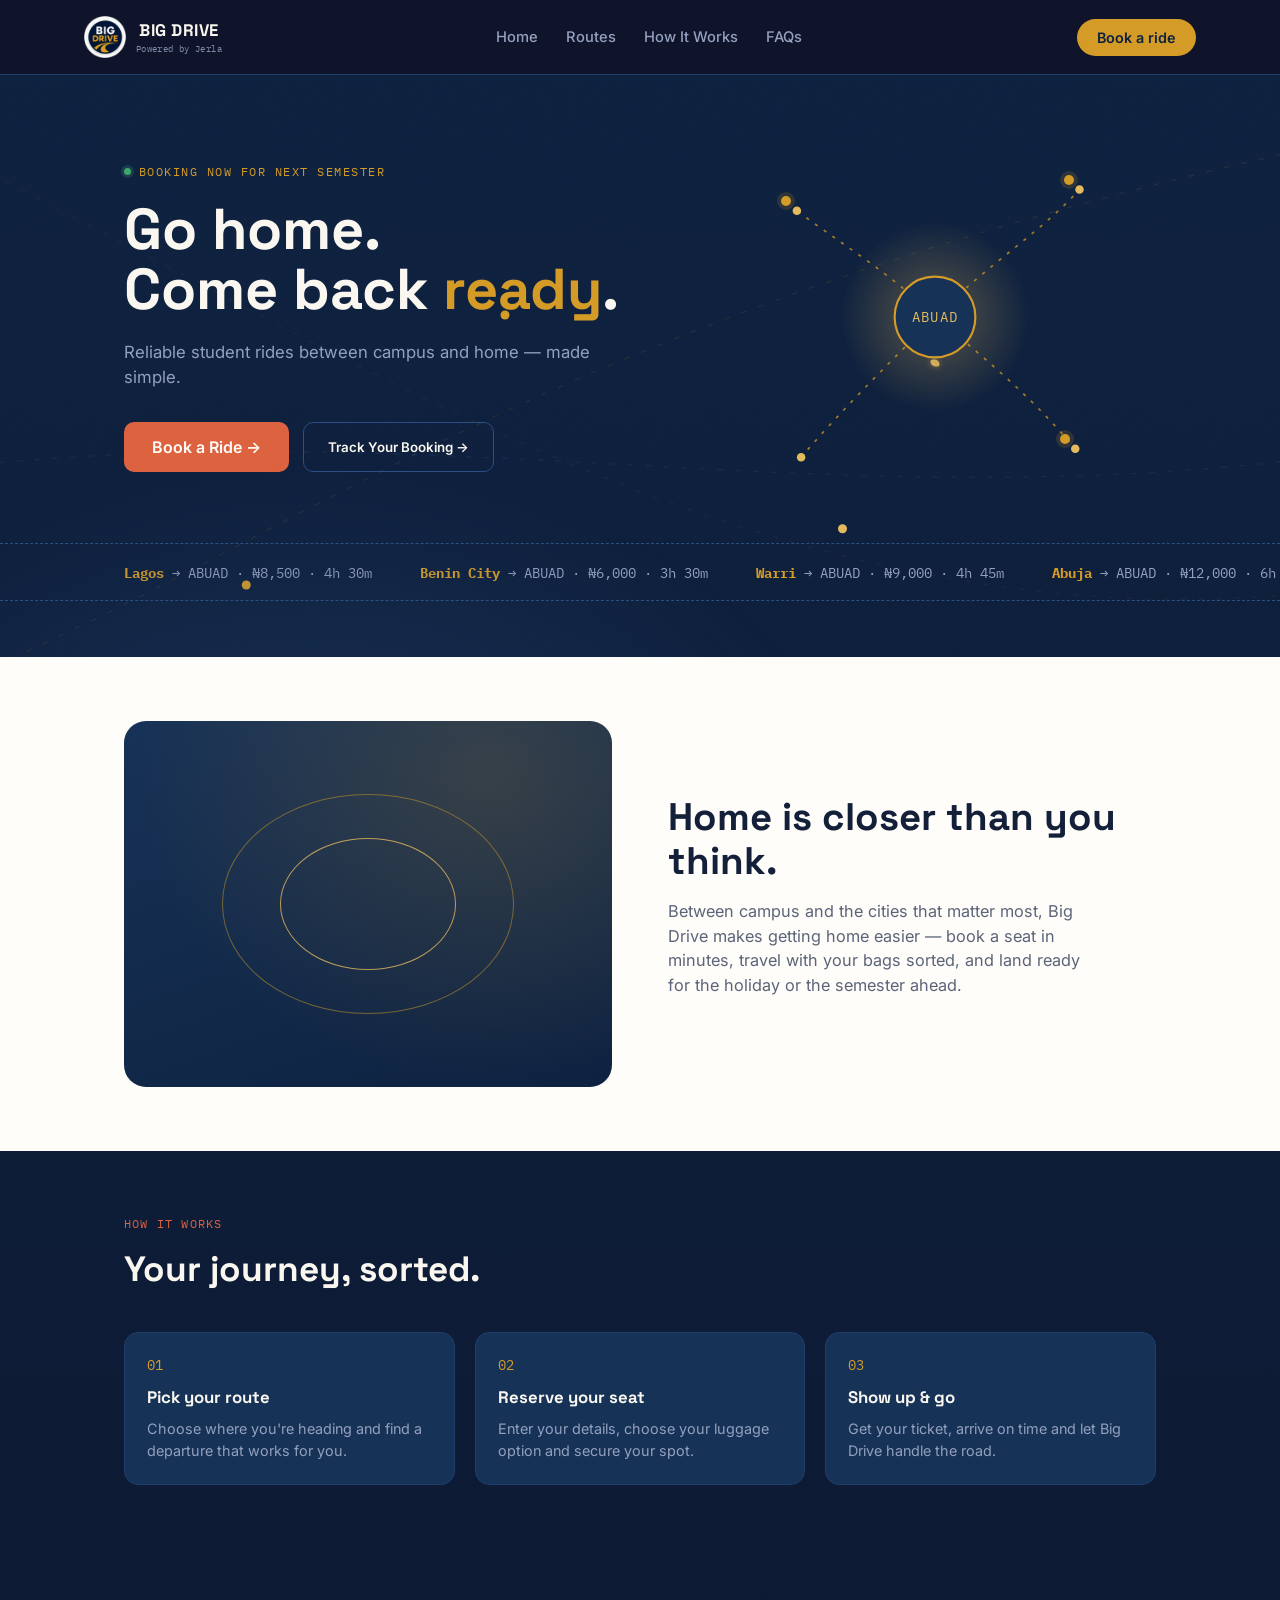
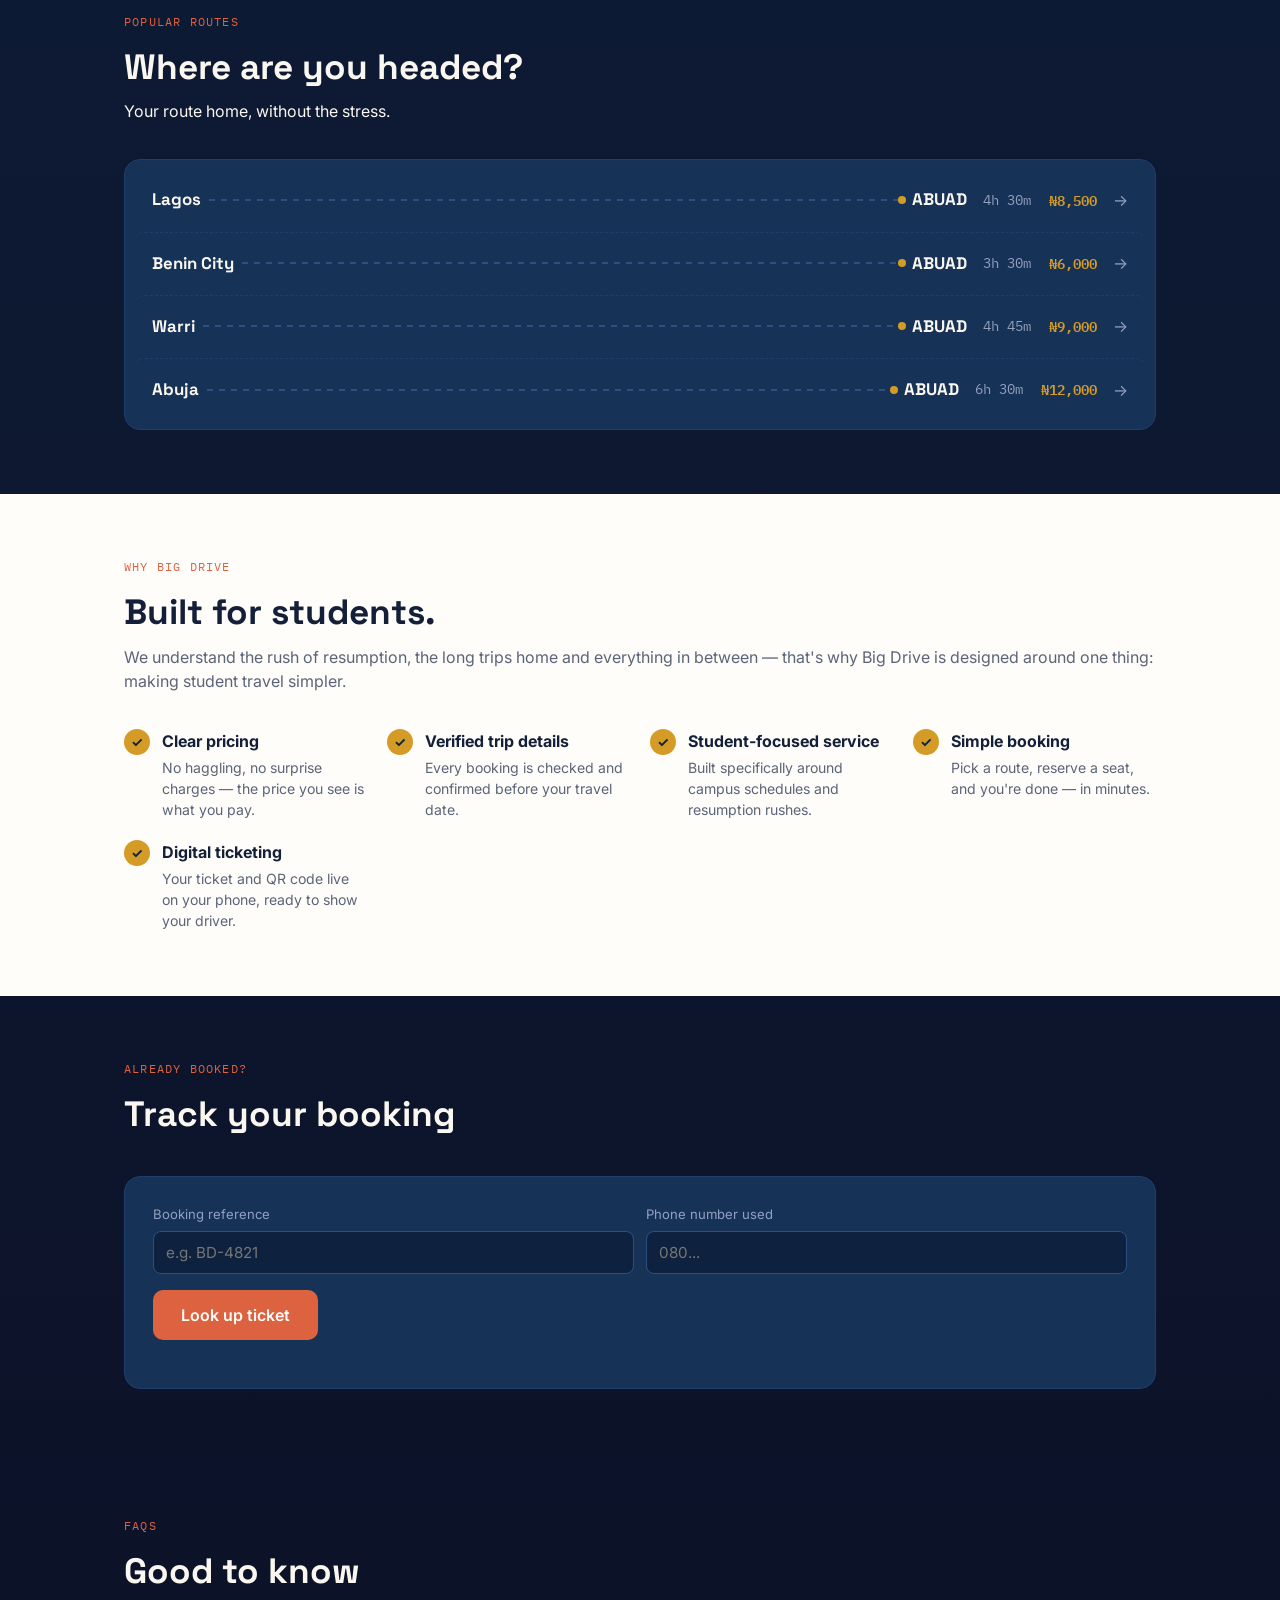
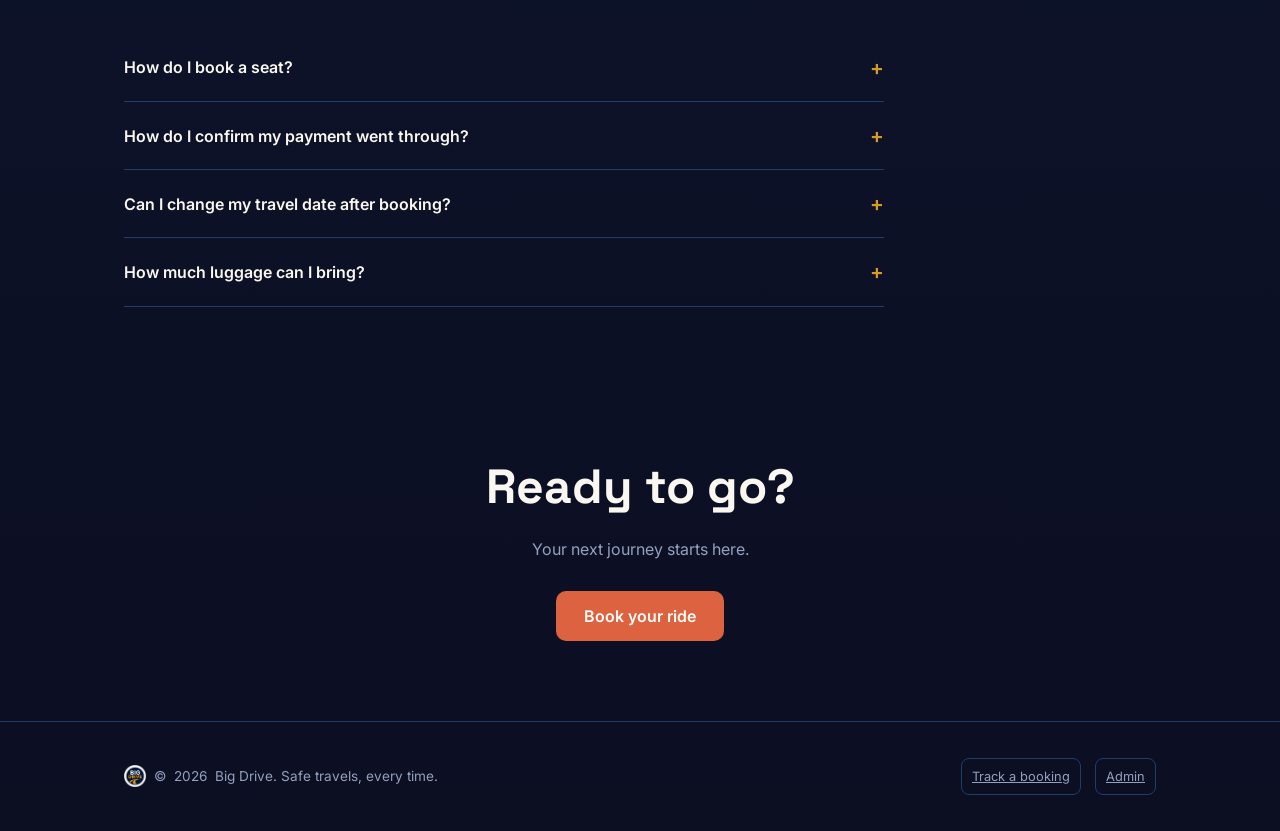
<file: index.html>
<!DOCTYPE html>
<html lang="en">
<head>
<meta charset="UTF-8">
<meta name="viewport" content="width=device-width, initial-scale=1.0">
<title>Big Drive — Intercity Student Transport</title>
<meta name="description" content="Safe, reliable intercity transport for university students. Book your seat, pick your route, travel with confidence.">
<link rel="icon" type="image/png" href="favicon.png">

<link rel="stylesheet" href="styles/style.css">
<link rel="stylesheet" href="styles/hero-route-interaction.css">
</head>
<body>

<div class="site-bg" aria-hidden="true">
  <svg viewBox="0 0 1200 800" preserveAspectRatio="xMidYMid slice" xmlns="http://www.w3.org/2000/svg">
    <path class="route-path p1" d="M-50,620 C250,520 480,280 1250,120"/>
    <path class="route-path p2" d="M-50,120 C300,280 720,600 1250,520"/>
    <path class="route-path p3" d="M-50,420 C420,360 780,470 1250,400"/>
    <circle class="bg-node" cx="250" cy="520" r="4"/>
    <circle class="bg-node n2" cx="720" cy="600" r="4"/>
    <circle class="bg-node n3" cx="780" cy="470" r="4"/>
    <circle class="bg-node" cx="480" cy="280" r="4"/>
  </svg>
</div>
<div class="grain" aria-hidden="true"></div>

<div id="app-loading"><img src="images/logo.png" class="loading-logo" alt="Big Drive"><div class="spinner"></div><p>Loading Big Drive…</p></div>
<div id="app-error">
  <h3>Couldn't load Big Drive</h3>
  <p>There was a problem connecting to storage. Check your connection and try again.</p>
  <button class="btn-primary" onclick="initApp()">Retry</button>
</div>

<div class="banner" id="storage-banner">Running in limited mode — some data may not sync across devices right now.</div>

<header>
  <div class="header-inner">
    <div class="logo">
      <img src="images/logo.png" class="logo-mark" alt="Big Drive">
      <div class="logo-text">
        <span class="logo-wordmark">BIG DRIVE</span>
        <span class="logo-tagline">Powered by Jerla</span>
      </div>
    </div>
    <nav class="nav-links" id="nav-links">
      <a href="#" onclick="closeMobileNav()">Home</a>
      <a href="#routes" onclick="closeMobileNav()">Routes</a>
      <a href="#how" onclick="closeMobileNav()">How It Works</a>
      <a href="#faq" onclick="closeMobileNav()">FAQs</a>
    </nav>
    <div class="nav-right">
      <button class="nav-cta" onclick="scrollToRoutes()">Book a ride</button>
      <button class="nav-toggle" onclick="toggleMobileNav()" aria-label="Menu"><span></span><span></span><span></span></button>
    </div>
  </div>
</header>

<main>
  <section class="hero">
    <div class="hero-bg"></div>
    <div class="wrap hero-wrap">
      <div class="hero-copy">
        <div class="hero-eyebrow"><span class="dot"></span> Booking now for next semester</div>
        <h1>Go home.<br>Come back <span>ready</span>.</h1>
        <p>Reliable student rides between campus and home — made simple.</p>
        <div class="hero-actions">
          <button class="btn-primary" onclick="scrollToRoutes()">Book a Ride →</button>
          <button class="btn-ghost" onclick="scrollToTrack()">Track Your Booking →</button>
        </div>
      </div>
      <div class="hero-emblem">
        <div class="hero-emblem-inner">
          <svg aria-hidden="true" viewBox="0 0 320 320" xmlns="http://www.w3.org/2000/svg">
            <defs>
              <radialGradient id="hubGlow" cx="50%" cy="50%" r="50%">
                <stop offset="0%" stop-color="var(--amber-300)" stop-opacity="0.35"/>
                <stop offset="100%" stop-color="var(--amber-300)" stop-opacity="0"/>
              </radialGradient>
            </defs>
            <circle cx="160" cy="160" r="90" fill="url(#hubGlow)"/>
            <g class="emblem-spokes" fill="none" stroke="var(--amber-400)" stroke-width="1.6" opacity="0.75">
              <path class="emblem-path" d="M160,160 C120,120 70,90 30,60" stroke-dasharray="3 7"/>
              <path class="emblem-path" d="M160,160 C210,110 260,80 296,40" stroke-dasharray="3 7"/>
              <path class="emblem-path" d="M160,160 C110,210 70,250 34,292" stroke-dasharray="3 7"/>
              <path class="emblem-path" d="M160,160 C215,205 255,240 292,284" stroke-dasharray="3 7"/>
            </g>
            <g class="emblem-nodes" fill="var(--amber-300)">
              <circle cx="30" cy="60" r="4"/>
              <circle cx="296" cy="40" r="4"/>
              <circle cx="34" cy="292" r="4"/>
              <circle cx="292" cy="284" r="4"/>
            </g>
            <circle cx="160" cy="160" r="38" fill="var(--navy-800)" stroke="var(--amber-400)" stroke-width="2"/>
            <text x="160" y="165" text-anchor="middle" font-family="var(--mono)" font-size="13" fill="var(--amber-300)" letter-spacing="1">ABUAD</text>
          </svg>

          <!-- Interactive layer: reuses the spoke paths/nodes above as the "route" —
               does not duplicate or alter the SVG itself. See scripts/hero-route-interaction.js -->
          <div class="hero-route-interaction" id="hero-route-interaction">
            <button type="button" class="hero-waypoint" data-wp="1" data-path-index="0" style="--wp-x:9.375%;--wp-y:18.75%;" aria-label="Step 1, pick your route: choose where you're going home from">
              <span class="hero-waypoint-dot"></span>
              <span class="hero-waypoint-card" role="status">
                <span class="hero-waypoint-num">01</span>
                <span class="hero-waypoint-title">Pick your route</span>
                <span class="hero-waypoint-text" data-wp-dynamic="routes">Choose where you're going home from.</span>
              </span>
            </button>
            <button type="button" class="hero-waypoint" data-wp="2" data-path-index="1" style="--wp-x:92.5%;--wp-y:12.5%;" aria-label="Step 2, book your seat: choose your departure and secure your seat">
              <span class="hero-waypoint-dot"></span>
              <span class="hero-waypoint-card" role="status">
                <span class="hero-waypoint-num">02</span>
                <span class="hero-waypoint-title">Book your seat</span>
                <span class="hero-waypoint-text">Choose your departure and secure your seat.</span>
              </span>
            </button>
            <button type="button" class="hero-waypoint" data-wp="3" data-path-index="3" style="--wp-x:91.25%;--wp-y:88.75%;" aria-label="Step 3, ride home: relax, we've got the drive">
              <span class="hero-waypoint-dot"></span>
              <span class="hero-waypoint-card" role="status">
                <span class="hero-waypoint-num">03</span>
                <span class="hero-waypoint-title">Ride home</span>
                <span class="hero-waypoint-text">Relax. We've got the drive.</span>
              </span>
            </button>
            <div class="hero-vehicle is-idle" id="hero-vehicle" aria-hidden="true"></div>
          </div>
        </div>
      </div>
    </div>
    <div class="ticker">
      <div class="wrap"><div class="ticker-track" id="ticker-track"></div></div>
    </div>
  </section>


  <section class="section-light">
    <div class="wrap editorial">
      <div class="editorial-visual editorial-abstract" aria-hidden="true">
        <div class="abstract-ring"></div>
        <div class="abstract-ring abstract-ring-2"></div>
      </div>
      <div class="editorial-copy">
        <h2>Home is closer than you think.</h2>
        <p>Between campus and the cities that matter most, Big Drive makes getting home easier — book a seat in minutes, travel with your bags sorted, and land ready for the holiday or the semester ahead.</p>
      </div>
    </div>
  </section>

  <section id="how">
    <div class="wrap">
      <div class="section-head"><div><div class="section-tag">How it works</div><h2>Your journey, sorted.</h2></div></div>
      <div class="steps">
        <div class="step-card"><div class="step-num">01</div><h3>Pick your route</h3><p>Choose where you're heading and find a departure that works for you.</p></div>
        <div class="step-card"><div class="step-num">02</div><h3>Reserve your seat</h3><p>Enter your details, choose your luggage option and secure your spot.</p></div>
        <div class="step-card"><div class="step-num">03</div><h3>Show up &amp; go</h3><p>Get your ticket, arrive on time and let Big Drive handle the road.</p></div>
      </div>
    </div>
  </section>

  <section id="routes">
    <div class="wrap">
      <div class="section-head"><div><div class="section-tag">Popular routes</div><h2>Where are you headed?</h2><p style="margin:6px 0 0;">Your route home, without the stress.</p></div></div>
      <div class="board" id="route-board"></div>
    </div>
  </section>

  <section id="trust" class="section-light">
    <div class="wrap">
      <div class="section-head"><div><div class="section-tag">Why Big Drive</div><h2>Built for students.</h2><p style="margin:6px 0 0;">We understand the rush of resumption, the long trips home and everything in between — that's why Big Drive is designed around one thing: making student travel simpler.</p></div></div>
      <div class="trust-points">
        <div class="trust-point"><span class="check">✓</span><div><h4>Clear pricing</h4><p>No haggling, no surprise charges — the price you see is what you pay.</p></div></div>
        <div class="trust-point"><span class="check">✓</span><div><h4>Verified trip details</h4><p>Every booking is checked and confirmed before your travel date.</p></div></div>
        <div class="trust-point"><span class="check">✓</span><div><h4>Student-focused service</h4><p>Built specifically around campus schedules and resumption rushes.</p></div></div>
        <div class="trust-point"><span class="check">✓</span><div><h4>Simple booking</h4><p>Pick a route, reserve a seat, and you're done — in minutes.</p></div></div>
        <div class="trust-point"><span class="check">✓</span><div><h4>Digital ticketing</h4><p>Your ticket and QR code live on your phone, ready to show your driver.</p></div></div>
      </div>
    </div>
  </section>

  <section id="track">
    <div class="wrap">
      <div class="section-head"><div><div class="section-tag">Already booked?</div><h2>Track your booking</h2></div></div>
      <div class="track-box">
        <div class="field-row">
          <div class="field"><label for="track-ref">Booking reference</label><input id="track-ref" placeholder="e.g. BD-4821"></div>
          <div class="field"><label for="track-phone">Phone number used</label><input id="track-phone" placeholder="080..."></div>
        </div>
        <button class="btn-primary" onclick="trackBooking()">Look up ticket</button>
        <div class="track-result" id="track-result"></div>
      </div>
    </div>
  </section>

  <section id="faq">
    <div class="wrap">
      <div class="section-head"><div><div class="section-tag">FAQs</div><h2>Good to know</h2></div></div>
      <div class="faq-list">
        <details class="faq-item">
          <summary>How do I book a seat?</summary>
          <p>Pick a route from the departure board, choose your travel date and time, add any extra luggage, and enter your details. You'll get a booking reference and payment instructions.</p>
        </details>
        <details class="faq-item">
          <summary>How do I confirm my payment went through?</summary>
          <p>After you transfer and tap "I've sent the transfer," your booking is saved as pending. Big Drive verifies the payment against your reference and updates your ticket to confirmed — you can check the status anytime under "Track your booking."</p>
        </details>
        <details class="faq-item">
          <summary>Can I change my travel date after booking?</summary>
          <p>Reach out to Big Drive directly on WhatsApp with your booking reference and we'll help sort out any changes.</p>
        </details>
        <details class="faq-item">
          <summary>How much luggage can I bring?</summary>
          <p>Two free bags per passenger are included. Extra or fragile items can be added for a small fee during booking.</p>
        </details>
      </div>
    </div>
  </section>

  <section class="final-cta">
    <div class="wrap">
      <h2>Ready to go?</h2>
      <p>Your next journey starts here.</p>
      <button class="btn-primary" onclick="scrollToRoutes()">Book your ride</button>
    </div>
  </section>
</main>

<footer>
  <div class="wrap footer-row">
    <div style="display:flex;align-items:center;gap:8px;"><img src="images/logo.png" alt="" style="width:22px;height:22px;">© <span id="year"></span> Big Drive. Safe travels, every time.</div>
    <div style="display:flex;align-items:center;gap:14px;">
      <a class="settings-btn" href="#track">Track a booking</a>
      <a class="settings-btn" href="/admin/">Admin</a>
    </div>
  </div>
</footer>

<div class="modal-backdrop" id="booking-modal">
  <div class="modal">
    <div class="modal-head"><h3 id="modal-title">Book your seat</h3><button class="modal-close" onclick="closeBooking()">✕</button></div>
    <div class="progress" id="progress-bar"></div>
    <div class="modal-body" id="modal-body"></div>
  </div>
</div>

<script src="scripts/shared.js"></script>
<script src="scripts/script.js"></script>
<script src="scripts/hero-route-interaction.js" defer></script>
</body>
</html>
</file>
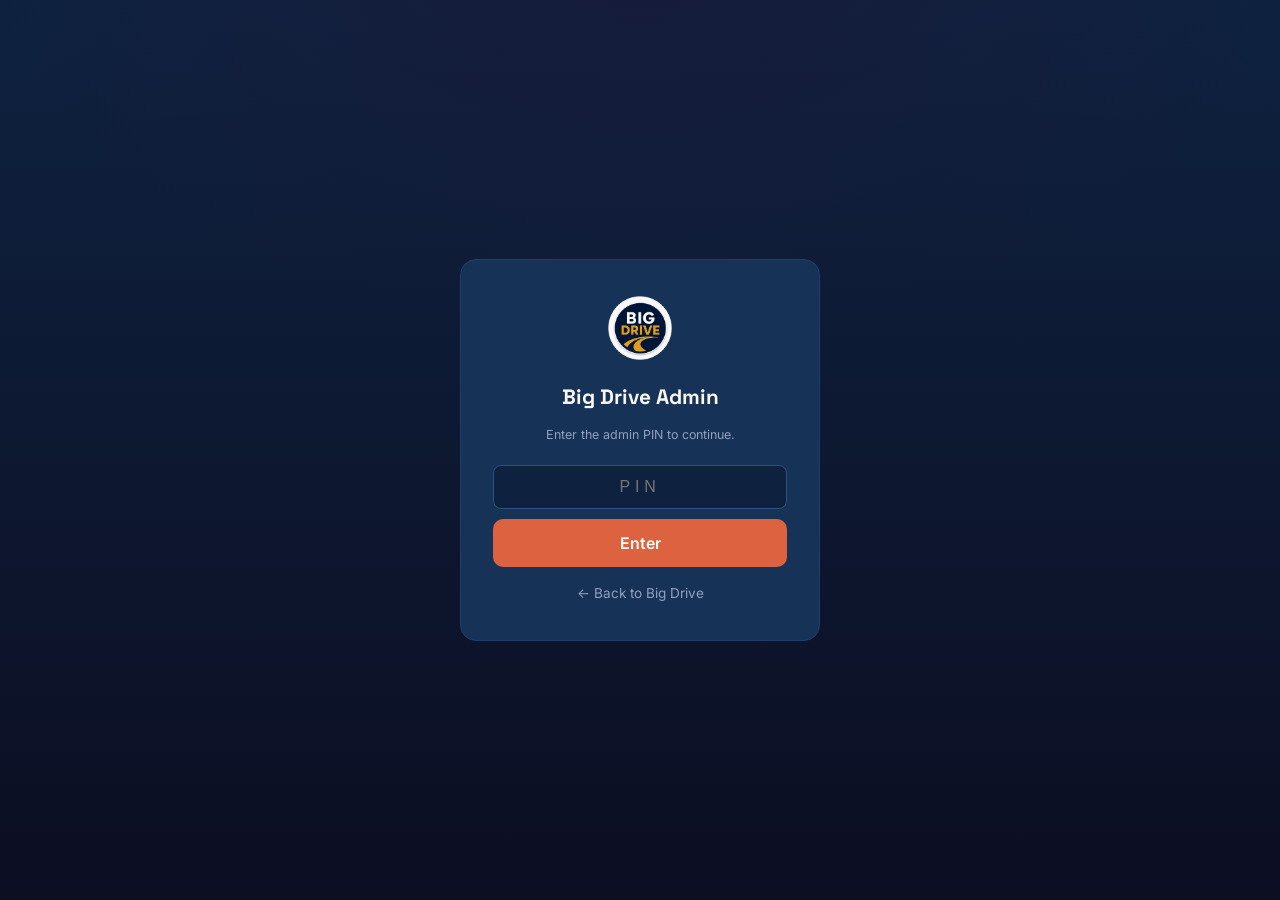
<file: admin/index.html>
<!DOCTYPE html>
<html lang="en">
<head>
<meta charset="UTF-8">
<meta name="viewport" content="width=device-width, initial-scale=1.0">
<title>Big Drive — Admin</title>
<meta name="robots" content="noindex, nofollow">
<link rel="icon" type="image/png" href="../favicon.png">
<link rel="stylesheet" href="../styles/style.css">
<link rel="stylesheet" href="../styles/admin.css">
</head>
<body class="admin-body">

<div id="app-loading"><img src="../images/logo.png" class="loading-logo" alt="Big Drive"><div class="spinner"></div><p>Loading Big Drive Admin…</p></div>
<div id="app-error">
  <h3>Couldn't load Big Drive Admin</h3>
  <p>There was a problem connecting to storage. Check your connection and try again.</p>
  <button class="btn-primary" onclick="initAdminApp()">Retry</button>
</div>
<div class="banner" id="storage-banner">Running in limited mode — some data may not sync across devices right now.</div>

<!-- ============================================================
     PIN GATE
     ============================================================ -->
<div id="admin-gate" class="admin-gate">
  <div class="admin-gate-card">
    <img src="../images/logo.png" alt="Big Drive" class="admin-gate-logo">
    <h1>Big Drive Admin</h1>
    <p class="settings-hint">Enter the admin PIN to continue.</p>
    <input id="admin-pin-input" type="password" placeholder="PIN" autocomplete="off">
    <div class="error-text" id="admin-pin-error">Incorrect PIN.</div>
    <button class="btn-block" onclick="checkAdminPin()">Enter</button>
    <a href="/" class="admin-back-link">← Back to Big Drive</a>
  </div>
</div>

<!-- ============================================================
     DASHBOARD (hidden until PIN accepted)
     ============================================================ -->
<div id="admin-dashboard" style="display:none;">
  <header class="admin-header">
    <div class="admin-header-inner">
      <a href="/" class="admin-brand">
        <img src="../images/logo.png" alt="Big Drive" class="logo-mark">
        <div class="logo-text">
          <span class="logo-wordmark">BIG DRIVE</span>
          <span class="logo-tagline">Admin dashboard</span>
        </div>
      </a>
      <nav class="admin-nav">
        <button class="admin-nav-btn active" data-view="board" onclick="goToView('board')">Departure Board</button>
        <button class="admin-nav-btn" data-view="manage-routes" onclick="goToView('manage-routes')">Manage Routes</button>
        <button class="admin-nav-btn" data-view="settings" onclick="goToView('settings')">Settings</button>
      </nav>
      <span id="pending-badge-admin" class="pending-badge-admin" style="display:none;"></span>
    </div>
  </header>

  <main class="admin-main">
    <div class="admin-breadcrumb" id="admin-breadcrumb"></div>
    <div id="admin-content"></div>
  </main>
</div>

<!-- ============================================================
     TRIP DETAILS MODAL (shared look with customer site's modal styles)
     ============================================================ -->
<div class="modal-backdrop" id="trip-modal">
  <div class="modal">
    <div class="modal-head"><h3>Trip details — <span id="trip-modal-ref"></span></h3><button class="modal-close" onclick="closeTripDetails()">✕</button></div>
    <div class="modal-body">
      <div class="field"><label>Driver name</label><input id="trip-driver"></div>
      <div class="field-row">
        <div class="field"><label>Bus number</label><input id="trip-bus"></div>
        <div class="field"><label>Seat number</label><input id="trip-seat"></div>
      </div>
      <div class="field"><label>Pickup location</label><input id="trip-pickup"></div>
      <button class="btn-block" onclick="saveTripDetails()">Save trip details</button>
    </div>
  </div>
</div>

<!-- ============================================================
     ROUTE EDITOR MODAL — edits an existing route in place.
     The route's id is never touched here, so bookings referencing
     it stay valid.
     ============================================================ -->
<div class="modal-backdrop" id="route-edit-modal">
  <div class="modal">
    <div class="modal-head"><h3>Edit route</h3><button class="modal-close" onclick="closeRouteEditor()">✕</button></div>
    <div class="modal-body">
      <p class="settings-hint" id="route-edit-direction"></p>
      <div class="field"><label>City (the other end of the route — direction is set by the season toggle)</label><input id="edit-route-city"></div>
      <div class="field-row">
        <div class="field"><label>Price (₦)</label><input id="edit-route-price" type="number"></div>
        <div class="field"><label>Seat capacity</label><input id="edit-route-capacity" type="number"></div>
      </div>
      <div class="field-row">
        <div class="field"><label>Duration</label><input id="edit-route-duration"></div>
        <div class="field"><label>Times (comma separated, 24h)</label><input id="edit-route-times"></div>
      </div>
      <div class="field">
        <label>Status</label>
        <select id="edit-route-active">
          <option value="true">Active — bookable by students</option>
          <option value="false">Inactive — hidden from students, kept for existing bookings</option>
        </select>
      </div>
      <button class="btn-block" onclick="saveRouteEdit()">Save changes</button>
    </div>
  </div>
</div>

<script src="../scripts/shared.js"></script>
<script src="../scripts/admin.js"></script>
</body>
</html>
</file>
<file: styles/style.css>
@import url('https://fonts.googleapis.com/css2?family=Space+Grotesk:wght@500;700&family=Inter:wght@400;500;600&family=IBM+Plex+Mono:wght@500;600&display=swap');

  :root{
    --navy-950:#0E2240;
    --navy-800:#173257;
    --navy-700:#1F3E6C;
    --navy-600:#2C4F84;
    --amber-400:#D49B27;
    --amber-300:#E3BA5E;
    --coral-500:#DD6240;
    --paper:#FFFDF9;
    --ink:#FAF7F0;
    --ink-on-light:#14203A;
    --slate-400:#93A0BE;
    --slate-on-light:#5B6479;
    --good:#3FA66B;
    --bad:#D9564F;

    --display: 'Space Grotesk', sans-serif;
    --body: 'Inter', sans-serif;
    --mono: 'IBM Plex Mono', monospace;
  }

  *{box-sizing:border-box;}
  html{scroll-behavior:smooth;}
  body{
    margin:0;
    background:
      radial-gradient(1200px 800px at 50% -10%, #171b3a 0%, transparent 55%),
      linear-gradient(180deg, var(--navy-950) 0%, #0c0e22 100%);
    color:var(--ink);
    font-family:var(--body);
    line-height:1.5;
    -webkit-font-smoothing:antialiased;
  }
  h1,h2,h3,.display{font-family:var(--display);}
  .mono{font-family:var(--mono);}

  a{color:inherit;}
  button{font-family:inherit;cursor:pointer;}
  :focus-visible{outline:2px solid var(--amber-400);outline-offset:2px;}

  .wrap{max-width:1080px;margin:0 auto;padding:0 24px;}

  #app-loading{
    position:fixed;inset:0;background:var(--navy-950);z-index:200;
    display:flex;flex-direction:column;align-items:center;justify-content:center;gap:14px;
  }
  .loading-logo{width:72px;height:72px;animation:logoPulse 1.6s ease-in-out infinite;}
  @keyframes logoPulse{0%,100%{opacity:0.7;transform:scale(0.96);}50%{opacity:1;transform:scale(1.02);}}
  @media (prefers-reduced-motion: reduce){.loading-logo{animation:none;}}
  #app-loading .spinner{
    width:34px;height:34px;border-radius:50%;border:3px solid var(--navy-700);border-top-color:var(--amber-400);
    animation:spin 0.9s linear infinite;
  }
  @keyframes spin{to{transform:rotate(360deg);}}
  #app-loading p{color:var(--slate-400);font-family:var(--mono);font-size:0.85rem;}
  #app-error{
    position:fixed;inset:0;background:var(--navy-950);z-index:200;
    display:none;flex-direction:column;align-items:center;justify-content:center;gap:14px;padding:24px;text-align:center;
  }
  #app-error p{color:var(--slate-400);max-width:40ch;}
  .banner{
    display:none;background:rgba(226,86,86,0.12);border:1px solid var(--bad);color:#f3b8b8;
    font-size:0.85rem;padding:10px 16px;text-align:center;
  }
  .banner.show{display:block;}

  header{
    position:sticky;top:0;z-index:40;
    background:rgba(16,19,42,0.9);
    backdrop-filter:blur(8px);
    border-bottom:1px solid var(--navy-700);
  }
  .header-inner{display:flex;align-items:center;justify-content:space-between;padding:16px 24px;max-width:1160px;margin:0 auto;gap:20px;}
  .nav-links{display:flex;align-items:center;gap:28px;flex:1;justify-content:center;}
  .nav-links a{font-size:0.92rem;font-weight:500;color:var(--slate-400);text-decoration:none;}
  .nav-links a:hover{color:var(--ink);}
  .nav-right{display:flex;align-items:center;gap:14px;flex:none;}
  .nav-toggle{display:none;background:none;border:1px solid var(--navy-700);border-radius:8px;width:38px;height:38px;color:var(--ink);flex:none;}
  .nav-toggle span{display:block;width:16px;height:2px;background:var(--ink);margin:3px auto;}
  @media (max-width:860px){
    .nav-links{
      position:fixed;inset:64px 0 0 0;background:var(--navy-950);z-index:39;
      flex-direction:column;justify-content:flex-start;align-items:center;padding-top:32px;gap:22px;
      display:none;
    }
    .nav-links.open{display:flex;}
    .nav-links a{font-size:1.1rem;}
    .nav-toggle{display:block;}
  }
  .logo{display:flex;align-items:center;gap:10px;}
  .logo-mark{width:42px;height:42px;flex:none;object-fit:contain;}
  .logo-text{display:flex;flex-direction:column;align-items:center;text-align:center;line-height:1.2;gap:2px;}
  .logo-wordmark{font-family:var(--display);font-weight:700;font-size:1.05rem;letter-spacing:0.03em;color:var(--ink);}
  .logo-tagline{font-family:var(--mono);font-size:0.58rem;color:var(--slate-400);letter-spacing:0.04em;opacity:0.85;}
  .nav-cta{
    background:var(--amber-400);color:var(--navy-950);border:none;
    padding:10px 20px;border-radius:100px;font-weight:600;font-size:0.9rem;
  }
  .nav-cta:hover{background:var(--amber-300);}

  .hero{padding:72px 0 56px;position:relative;overflow:hidden;}
  .hero-bg{
    position:absolute;inset:0;z-index:0;pointer-events:none;
    background:
      radial-gradient(700px 500px at 85% 20%, rgba(212,155,39,0.10), transparent 62%),
      radial-gradient(900px 700px at 15% 90%, rgba(44,79,132,0.45), transparent 65%);
    background-size:160% 160%;
    animation:heroDrift 30s ease-in-out infinite alternate;
  }
  @keyframes heroDrift{
    0%{background-position:0% 0%, 0% 100%;}
    100%{background-position:12% 14%, 10% 88%;}
  }
  @media (prefers-reduced-motion: reduce){ .hero-bg{ animation:none; } }

  .hero-wrap{ position:relative; z-index:1; display:grid; grid-template-columns:1.1fr 0.9fr; gap:48px; align-items:center; }
  .hero-copy h1{margin:0 0 20px;}

  /* Abstract route-network emblem — a designed mark, not an attempted photo/illustration */
  .hero-emblem{ display:flex; align-items:center; justify-content:center; }
  .hero-emblem svg{ width:100%; max-width:340px; }
  .emblem-path{ animation:emblemDash 20s linear infinite; }
  @keyframes emblemDash{ to{ stroke-dashoffset:-100; } }
  .emblem-nodes circle{ animation:nodePulse 3.2s ease-in-out infinite; }
  .emblem-nodes circle:nth-child(2){ animation-delay:0.5s; }
  .emblem-nodes circle:nth-child(3){ animation-delay:1s; }
  .emblem-nodes circle:nth-child(4){ animation-delay:1.5s; }
  @media (prefers-reduced-motion: reduce){ .emblem-path, .emblem-nodes circle{ animation:none; } }

  @media (max-width:900px){
    .hero-wrap{ grid-template-columns:1fr; gap:28px; text-align:center; }
    .hero-emblem svg{ max-width:240px; }
    .hero-eyebrow{ justify-content:center; }
    .hero-actions{ justify-content:center; }
  }

  /* Abstract editorial visual — soft gradient rings, same designed-mark language as the hero emblem */
  .abstract-ring{
    position:absolute; border-radius:50%; border:1.5px solid var(--amber-400); opacity:0.5;
    width:60%; height:60%; top:20%; left:20%;
  }
  .abstract-ring-2{ width:36%; height:36%; top:32%; left:32%; opacity:0.8; border-color:var(--amber-300); }

  .reveal{ opacity:0; transform:translateY(16px); transition:opacity 0.6s ease, transform 0.6s ease; }
  .reveal.in{ opacity:1; transform:translateY(0); }
  @media (prefers-reduced-motion: reduce){ .reveal{ opacity:1; transform:none; transition:none; } }
  .hero-eyebrow{
    font-family:var(--mono);font-size:0.78rem;letter-spacing:0.12em;text-transform:uppercase;
    color:var(--amber-400);display:flex;align-items:center;gap:8px;margin-bottom:18px;
  }
  .hero-eyebrow .dot{width:7px;height:7px;border-radius:50%;background:var(--good);box-shadow:0 0 0 3px rgba(76,175,125,0.2);}
  .hero h1{font-size:clamp(2.2rem,5vw,3.6rem);line-height:1.05;margin:0 0 20px;max-width:14ch;font-weight:700;}
  .hero h1 span{color:var(--amber-400);}
  .hero p{font-size:1.05rem;color:var(--slate-400);max-width:46ch;margin:0 0 32px;}
  .hero-actions{display:flex;gap:14px;flex-wrap:wrap;}
  .btn-primary{
    background:var(--coral-500);color:var(--paper);border:none;padding:15px 28px;border-radius:10px;
    font-weight:600;font-size:1rem;display:inline-flex;align-items:center;gap:8px;
  }
  .btn-primary:hover{background:#ff7a4f;}
  .btn-ghost{
    background:transparent;border:1px solid var(--navy-600);color:var(--ink);padding:15px 24px;border-radius:10px;font-weight:600;
  }
  .btn-ghost:hover{border-color:var(--amber-400);}

  .ticker{
    margin-top:56px;border-top:1px dashed var(--navy-600);border-bottom:1px dashed var(--navy-600);
    padding:16px 0;overflow:hidden;white-space:nowrap;
  }
  .ticker-track{display:inline-block;animation:scroll 28s linear infinite;font-family:var(--mono);font-size:0.85rem;color:var(--slate-400);}
  .ticker-track span{margin-right:48px;}
  .ticker-track b{color:var(--amber-400);}
  @keyframes scroll{from{transform:translateX(0);}to{transform:translateX(-50%);}}
  @media (prefers-reduced-motion: reduce){.ticker-track{animation:none;}}

  section{padding:64px 0;}
  .section-head{margin-bottom:36px;display:flex;align-items:flex-end;justify-content:space-between;gap:16px;flex-wrap:wrap;}
  .section-tag{font-family:var(--mono);font-size:0.75rem;letter-spacing:0.1em;text-transform:uppercase;color:var(--coral-500);margin-bottom:10px;}
  .section-head h2{font-size:clamp(1.6rem,3vw,2.2rem);margin:0;}

  .steps{display:grid;grid-template-columns:repeat(auto-fit,minmax(220px,1fr));gap:20px;}
  .step-card{background:var(--navy-800);border:1px solid var(--navy-700);border-radius:14px;padding:22px;}
  .step-num{font-family:var(--mono);color:var(--amber-400);font-size:0.85rem;margin-bottom:10px;}
  .step-card h3{margin:0 0 8px;font-size:1.05rem;}
  .step-card p{margin:0;color:var(--slate-400);font-size:0.9rem;}

  .board{background:var(--navy-800);border:1px solid var(--navy-700);border-radius:16px;padding:8px;}
  .route-row{
    display:flex;align-items:center;gap:16px;padding:18px;border-radius:12px;
    border:1px solid transparent;cursor:pointer;transition:background 0.15s,border-color 0.15s,transform 0.15s;
  }
  .route-row:hover{background:var(--navy-700);border-color:var(--navy-600);transform:translateX(4px);}
  .route-row .route-arrow{transition:transform 0.15s;}
  .route-row:hover .route-arrow{transform:translateX(4px);color:var(--amber-400);}
  .route-row + .route-row{border-top:1px dashed var(--navy-700);}
  .route-line{display:flex;align-items:center;gap:8px;flex:1;min-width:0;}
  .route-city{font-family:var(--display);font-weight:700;font-size:1.05rem;white-space:nowrap;}
  .route-track{flex:1;height:2px;background:repeating-linear-gradient(to right,var(--navy-600) 0 6px,transparent 6px 12px);position:relative;min-width:40px;}
  .route-track::after{content:"";position:absolute;right:-2px;top:50%;transform:translateY(-50%);width:8px;height:8px;border-radius:50%;background:var(--amber-400);}
  .route-meta{display:flex;gap:18px;align-items:center;font-family:var(--mono);font-size:0.85rem;color:var(--slate-400);flex:none;}
  .route-price{color:var(--amber-400);font-weight:600;}
  .route-arrow{color:var(--slate-400);flex:none;}
  .empty-board{padding:40px 20px;text-align:center;color:var(--slate-400);}

  /* ---------- Light section utility (warm off-white breaks, per brand hierarchy) ---------- */
  .section-light{ background:var(--paper); color:var(--ink-on-light); }
  .section-light .section-tag{ color:var(--coral-500); }
  .section-light .section-head h2{ color:var(--ink-on-light); }
  .section-light p{ color:var(--slate-on-light); }

  /* ---------- Editorial section (large visual + short copy) ---------- */
  .editorial{ display:grid; grid-template-columns:1fr 1fr; gap:56px; align-items:center; }
  .editorial-visual{
    border-radius:22px; aspect-ratio:4/3; overflow:hidden; position:relative;
    background:
      radial-gradient(120% 140% at 75% 15%, rgba(212,155,39,0.18), transparent 60%),
      linear-gradient(160deg, var(--navy-800), var(--navy-950));
    display:flex; align-items:center; justify-content:center;
  }
  .editorial-visual svg{ width:60%; opacity:0.92; }
  .editorial-copy h2{ font-size:clamp(1.7rem,3.4vw,2.4rem); margin:0 0 14px; line-height:1.15; }
  .editorial-copy p{ font-size:1.02rem; max-width:42ch; }
  @media (max-width:860px){
    .editorial{ grid-template-columns:1fr; gap:28px; }
    .editorial-visual{ order:-1; aspect-ratio:16/10; }
  }

  /* ---------- Trust points (list, not stat cards — per brand direction) ---------- */
  .trust-points{ display:grid; grid-template-columns:repeat(auto-fit,minmax(220px,1fr)); gap:20px; }
  .trust-point{ display:flex; gap:12px; align-items:flex-start; }
  .trust-point .check{
    flex:none; width:26px; height:26px; border-radius:50%; background:var(--amber-400); color:var(--navy-950);
    display:flex; align-items:center; justify-content:center; font-weight:700; font-size:0.85rem;
  }
  .trust-point h4{ margin:0 0 4px; font-size:1rem; }
  .trust-point p{ margin:0; font-size:0.88rem; }

  /* ---------- FAQ ---------- */
  .faq-list{ max-width:760px; }
  .faq-item{ border-bottom:1px solid var(--navy-700); padding:18px 0; }
  .faq-item summary{ cursor:pointer; font-weight:600; font-size:1rem; list-style:none; display:flex; justify-content:space-between; align-items:center; }
  .faq-item summary::-webkit-details-marker{ display:none; }
  .faq-item summary::after{ content:'+'; color:var(--amber-400); font-size:1.3rem; flex:none; margin-left:12px; }
  .faq-item[open] summary::after{ content:'−'; }
  .faq-item p{ color:var(--slate-400); margin:12px 0 0; font-size:0.92rem; max-width:65ch; }

  /* ---------- Final CTA ---------- */
  .final-cta{ text-align:center; padding:80px 0; }
  .final-cta h2{ font-size:clamp(2rem,4.5vw,3rem); margin:0 0 14px; }
  .final-cta p{ color:var(--slate-400); margin:0 0 30px; }

  .modal-backdrop{
    position:fixed;inset:0;background:rgba(10,12,28,0.72);backdrop-filter:blur(3px);
    display:none;align-items:flex-start;justify-content:center;padding:40px 16px;z-index:100;overflow-y:auto;
  }
  .modal-backdrop.open{display:flex;}
  .modal{
    background:var(--navy-800);border:1px solid var(--navy-700);border-radius:18px;
    width:100%;max-width:560px;padding:0;overflow:hidden;
  }
  .modal.wide{max-width:820px;}
  .modal-head{display:flex;align-items:center;justify-content:space-between;padding:20px 24px;border-bottom:1px solid var(--navy-700);}
  .modal-head h3{margin:0;font-size:1.1rem;}
  .modal-close{background:none;border:none;color:var(--slate-400);font-size:1.3rem;line-height:1;padding:4px;}
  .modal-close:hover{color:var(--ink);}
  .modal-body{padding:24px;max-height:70vh;overflow-y:auto;}
  .modal-foot{padding:18px 24px;border-top:1px solid var(--navy-700);display:flex;justify-content:space-between;gap:12px;align-items:center;}

  .progress{display:flex;gap:6px;padding:0 24px;margin-top:14px;}
  .progress i{flex:1;height:3px;border-radius:2px;background:var(--navy-700);}
  .progress i.done{background:var(--amber-400);}

  .field{margin-bottom:16px;}
  .field label{display:block;font-size:0.82rem;color:var(--slate-400);margin-bottom:6px;}
  .field input,.field select{
    width:100%;background:var(--navy-950);border:1px solid var(--navy-600);border-radius:8px;
    padding:11px 12px;color:var(--ink);font-family:var(--body);font-size:0.95rem;
  }
  .field input:focus,.field select:focus{border-color:var(--amber-400);}
  .field-row{display:grid;grid-template-columns:1fr 1fr;gap:12px;}

  .option-list{display:flex;flex-direction:column;gap:10px;}
  .option{
    display:flex;align-items:center;gap:12px;padding:12px 14px;border:1px solid var(--navy-600);
    border-radius:10px;cursor:pointer;
  }
  .option input{accent-color:var(--amber-400);}
  .option .desc{flex:1;font-size:0.9rem;}
  .option .price{font-family:var(--mono);font-size:0.85rem;color:var(--amber-400);}
  .option.selected{border-color:var(--amber-400);background:rgba(240,169,58,0.08);}

  .time-pills{display:flex;flex-wrap:wrap;gap:8px;}
  .pill{
    padding:9px 16px;border-radius:100px;border:1px solid var(--navy-600);font-family:var(--mono);font-size:0.85rem;background:transparent;color:var(--ink);
  }
  .pill.selected{background:var(--amber-400);color:var(--navy-950);border-color:var(--amber-400);font-weight:600;}

  .summary-line{display:flex;justify-content:space-between;font-size:0.9rem;padding:8px 0;border-bottom:1px dashed var(--navy-700);}
  .summary-line.total{font-family:var(--mono);font-size:1.05rem;color:var(--amber-400);font-weight:600;border-bottom:none;padding-top:14px;}

  .bank-box{
    background:var(--navy-950);border:1px dashed var(--amber-400);border-radius:12px;padding:16px;margin:16px 0;
  }
  .bank-box .row{display:flex;justify-content:space-between;font-family:var(--mono);font-size:0.9rem;padding:4px 0;}
  .bank-box .row b{color:var(--amber-400);}
  .narration-alert{
    background:rgba(240,169,58,0.14);border:1px solid var(--amber-400);border-radius:10px;
    padding:12px 14px;font-size:0.88rem;color:var(--amber-300);margin-bottom:14px;line-height:1.5;
  }
  .narration-alert b{font-family:var(--mono);color:var(--amber-400);}

  .btn-block{width:100%;background:var(--coral-500);color:var(--paper);border:none;padding:14px;border-radius:10px;font-weight:600;font-size:1rem;}
  .btn-block:hover{background:#ff7a4f;}
  .btn-block.secondary{background:var(--navy-700);color:var(--ink);}
  .btn-block.secondary:hover{background:var(--navy-600);}
  .btn-block:disabled{opacity:0.45;cursor:not-allowed;}
  .btn-back{background:none;border:none;color:var(--slate-400);font-size:0.9rem;padding:10px 4px;}
  .btn-back:hover{color:var(--ink);}

  .error-text{color:var(--coral-500);font-size:0.8rem;margin-top:-10px;margin-bottom:14px;display:none;}
  .error-text.show{display:block;}

  .ticket{
    background:var(--paper);color:var(--navy-950);border-radius:14px;position:relative;overflow:hidden;
    display:flex;flex-direction:column;font-family:var(--body);
  }
  .ticket-main{padding:22px 22px 18px;}
  .ticket-brand{font-family:var(--display);font-weight:700;font-size:0.95rem;letter-spacing:0.04em;color:var(--coral-500);margin-bottom:14px;display:flex;align-items:center;gap:8px;}
  .ticket-logo{width:22px;height:22px;object-fit:contain;}
  .ticket-brand-row{display:flex;align-items:center;justify-content:space-between;margin-bottom:14px;}
  .ticket-brand-row .ticket-brand{margin-bottom:0;}
  .jvs-credit{font-family:var(--mono);font-size:0.62rem;color:#8a8570;letter-spacing:0.02em;white-space:nowrap;}
  .ticket-route{display:flex;align-items:center;justify-content:space-between;margin-bottom:18px;}
  .ticket-route .city{font-family:var(--display);font-weight:700;font-size:1.3rem;}
  .ticket-route .arrow{color:var(--coral-500);font-size:1.1rem;}
  .ticket-grid{display:grid;grid-template-columns:1fr 1fr;gap:14px;margin-bottom:8px;}
  .ticket-grid .k{font-size:0.68rem;text-transform:uppercase;letter-spacing:0.08em;color:#8a8570;margin-bottom:2px;}
  .ticket-grid .v{font-family:var(--mono);font-size:0.92rem;font-weight:600;}
  .ticket-perf{position:relative;border-top:2px dashed #cfc7ae;margin:0;}
  .ticket-perf::before,.ticket-perf::after{
    content:"";position:absolute;top:-11px;width:22px;height:22px;border-radius:50%;background:var(--navy-800);
  }
  .ticket-perf::before{left:-33px;}
  .ticket-perf::after{right:-33px;}
  .ticket-stub{padding:16px 22px;display:flex;justify-content:space-between;align-items:center;}
  .ticket-ref{font-family:var(--mono);font-size:0.85rem;}
  .ticket-status{
    font-family:var(--mono);font-size:0.72rem;text-transform:uppercase;letter-spacing:0.06em;
    padding:5px 10px;border-radius:100px;background:#f0d9a8;color:#7a5a12;
  }
  .ticket-status.confirmed{background:#c9ecd7;color:#1f7a49;}
  .ticket-status.completed{background:#c7d8f2;color:#1e4a8a;}
  .ticket-status.cancelled{background:#f2c7c7;color:#8a1e1e;}

  .track-box{background:var(--navy-800);border:1px solid var(--navy-700);border-radius:16px;padding:28px;}
  .track-result{margin-top:20px;}

  footer{border-top:1px solid var(--navy-700);padding:36px 0;color:var(--slate-400);font-size:0.85rem;}
  .footer-row{display:flex;justify-content:space-between;flex-wrap:wrap;gap:12px;align-items:center;}
  .settings-btn{background:none;border:1px solid var(--navy-700);color:var(--slate-400);border-radius:8px;padding:8px 10px;font-size:0.8rem;position:relative;}
  .settings-btn:hover{border-color:var(--amber-400);color:var(--amber-400);}
  #pending-badge{background:var(--coral-500);color:#fff;font-family:var(--mono);font-size:0.68rem;padding:2px 7px;border-radius:100px;margin-left:6px;}

  .admin-tabs{display:flex;gap:6px;padding:14px 24px 0;}
  .admin-tab{background:none;border:none;color:var(--slate-400);padding:10px 4px;font-size:0.9rem;font-weight:600;border-bottom:2px solid transparent;}
  .admin-tab.active{color:var(--amber-400);border-color:var(--amber-400);}
  .admin-toolbar{display:flex;gap:10px;align-items:center;margin-bottom:14px;flex-wrap:wrap;}
  .admin-toolbar input{flex:1;min-width:160px;background:var(--navy-950);border:1px solid var(--navy-600);border-radius:8px;padding:9px 12px;color:var(--ink);}
  .refresh-btn{background:var(--navy-700);border:1px solid var(--navy-600);color:var(--ink);border-radius:8px;padding:9px 14px;font-size:0.85rem;}
  .refresh-btn:hover{border-color:var(--amber-400);}
  .booking-table{width:100%;border-collapse:collapse;font-size:0.85rem;}
  .booking-table th{text-align:left;color:var(--slate-400);font-weight:500;font-size:0.75rem;text-transform:uppercase;letter-spacing:0.05em;padding:8px 10px;border-bottom:1px solid var(--navy-700);}
  .booking-table td{padding:10px;border-bottom:1px solid var(--navy-700);vertical-align:top;}
  .status-select{
    background:var(--navy-950);border:1px solid var(--navy-600);color:var(--ink);border-radius:6px;padding:5px 8px;font-size:0.78rem;font-family:var(--mono);
  }
  .badge{ font-family:var(--mono);font-size:0.68rem;padding:3px 9px;border-radius:100px;display:inline-block;vertical-align:middle; }
  .badge.confirmed{ background:#c9ecd7;color:#1f7a49; }
  .badge.cancelled{ background:#f2c7c7;color:#8a1e1e; }
  .empty-state{padding:30px;text-align:center;color:var(--slate-400);}

  .settings-hint{font-size:0.78rem;color:var(--slate-400);margin-bottom:14px;}
  .route-admin-row{display:flex;gap:8px;align-items:center;padding:8px 0;border-bottom:1px dashed var(--navy-700);font-size:0.85rem;}
  .route-admin-row span{flex:1;}
  .del-btn{background:none;border:none;color:var(--coral-500);font-size:0.85rem;padding:4px 6px;}
  .save-note{font-size:0.78rem;color:var(--good);margin-left:auto;opacity:0;transition:opacity 0.2s;}
  .save-note.show{opacity:1;}

  @media (max-width:640px){
    .field-row{grid-template-columns:1fr;}
    .route-row{flex-wrap:wrap;row-gap:8px;position:relative;padding-right:44px;}
    .route-line{width:100%;}
    .route-meta{gap:10px;font-size:0.78rem;width:100%;justify-content:space-between;}
    .route-track{min-width:24px;}
    .route-arrow{position:absolute;right:18px;top:18px;}
    .booking-table{display:block;overflow-x:auto;white-space:nowrap;}
  }

  /* ---------- Site-wide premium animated background ---------- */
  .site-bg{position:fixed;inset:0;z-index:0;pointer-events:none;overflow:hidden;}
  .site-bg svg{width:100%;height:100%;}
  .route-path{fill:none;stroke-width:1.2;stroke-dasharray:5 11;}
  .route-path.p1{stroke:var(--amber-400);opacity:0.11;animation:dashMove 9s linear infinite;}
  .route-path.p2{stroke:var(--coral-500);opacity:0.08;animation:dashMove 12s linear infinite;}
  .route-path.p3{stroke:var(--navy-600);opacity:0.24;animation:dashMove 15s linear infinite;}
  @keyframes dashMove{to{stroke-dashoffset:-160;}}
  .bg-node{fill:var(--amber-400);animation:nodePulse 3.4s ease-in-out infinite;}
  .bg-node.n2{fill:var(--coral-500);animation-duration:4.1s;animation-delay:0.6s;}
  .bg-node.n3{fill:var(--amber-300);animation-duration:2.8s;animation-delay:1.1s;}
  @keyframes nodePulse{0%,100%{opacity:0.18;r:3;}50%{opacity:0.6;r:5;}}
  header,main,footer{position:relative;z-index:1;}
  @media (prefers-reduced-motion: reduce){
    .route-path, .bg-node{animation:none;}
  }
  @media (max-width:640px){ .site-bg{opacity:0.55;} }

  /* Fine grain texture for a premium, non-flat surface — extremely subtle, no perceptible pattern */
  .grain{
    position:fixed;inset:0;z-index:0;pointer-events:none;opacity:0.035;mix-blend-mode:overlay;
    background-image:url("data:image/svg+xml;utf8,<svg xmlns='http://www.w3.org/2000/svg' width='140' height='140'><filter id='n'><feTurbulence type='fractalNoise' baseFrequency='0.9' numOctaves='2' stitchTiles='stitch'/></filter><rect width='100%25' height='100%25' filter='url(%23n)'/></svg>");
  }
</file>
<file: styles/hero-route-interaction.css>
/* ============================================================
   HERO ROUTE INTERACTION
   Isolated enhancement layer for the existing hero emblem
   (the route-network SVG in index.html's .hero-emblem block).
   Adds interactive waypoints + a small travelling marker on
   top of the existing graphic — does not modify or duplicate
   any rule already in style.css.
   ============================================================ */

.hero-emblem-inner{
  position:relative;
  width:100%;
  max-width:340px;
  aspect-ratio:1/1;
  margin:0 auto;
}
.hero-emblem-inner svg{
  position:absolute; inset:0;
  width:100%; height:100%;
}

.hero-route-interaction{
  position:absolute; inset:0;
  pointer-events:none;
}

.hero-waypoint{
  position:absolute;
  left:var(--wp-x); top:var(--wp-y);
  transform:translate(-50%,-50%);
  pointer-events:auto;
  background:none; border:none; padding:10px; margin:-10px;
  -webkit-tap-highlight-color:transparent;
}
.hero-waypoint-dot{
  display:block; width:10px; height:10px; border-radius:50%;
  background:var(--amber-400);
  box-shadow:0 0 0 4px rgba(212,155,39,0.16);
  transition:transform .3s ease, box-shadow .3s ease;
}
.hero-waypoint:hover .hero-waypoint-dot,
.hero-waypoint:focus-visible .hero-waypoint-dot,
.hero-waypoint.is-active .hero-waypoint-dot{
  transform:scale(1.4);
  box-shadow:0 0 0 8px rgba(212,155,39,0.22);
}
.hero-waypoint.is-active .hero-waypoint-dot{
  animation:heroWpPulse 1.6s ease-in-out infinite;
}
@keyframes heroWpPulse{
  0%,100%{ box-shadow:0 0 0 8px rgba(212,155,39,0.22); }
  50%{ box-shadow:0 0 0 12px rgba(212,155,39,0.10); }
}

.hero-waypoint-card{
  position:absolute; top:calc(100% + 12px); left:50%;
  transform:translate(-50%,6px);
  width:180px; max-width:46vw;
  background:var(--navy-800);
  border:1px solid rgba(212,155,39,0.5);
  border-radius:10px;
  padding:10px 12px;
  opacity:0; pointer-events:none;
  transition:opacity .22s ease, transform .22s ease;
  text-align:left;
  box-shadow:0 12px 24px rgba(0,0,0,0.35);
  z-index:2;
}
.hero-waypoint.is-active .hero-waypoint-card,
.hero-waypoint:focus-visible .hero-waypoint-card{
  opacity:1; transform:translate(-50%,0); pointer-events:auto;
}
.hero-waypoint-num{
  display:block; font-family:var(--mono); font-size:0.7rem; letter-spacing:0.08em;
  color:var(--amber-400); margin-bottom:2px;
}
.hero-waypoint-title{
  display:block; font-family:var(--display); font-size:0.88rem; font-weight:700;
  color:var(--ink); margin-bottom:3px;
}
.hero-waypoint-text{
  display:block; font-size:0.78rem; line-height:1.35; color:var(--slate-400);
}

/* Right-edge waypoints (02, 03): anchor the card to the right so it
   never overflows past the emblem's edge. */
.hero-waypoint[data-wp="2"] .hero-waypoint-card,
.hero-waypoint[data-wp="3"] .hero-waypoint-card{
  left:auto; right:0; transform:translate(0,6px);
}
.hero-waypoint[data-wp="2"].is-active .hero-waypoint-card,
.hero-waypoint[data-wp="2"]:focus-visible .hero-waypoint-card{
  transform:translate(0,0);
}

/* Bottom waypoint (03): flip the card above the dot instead of below,
   so it never overflows past the bottom of the hero section. */
.hero-waypoint[data-wp="3"] .hero-waypoint-card{
  top:auto; bottom:calc(100% + 12px);
  transform:translate(0,-6px);
}
.hero-waypoint[data-wp="3"].is-active .hero-waypoint-card,
.hero-waypoint[data-wp="3"]:focus-visible .hero-waypoint-card{
  transform:translate(0,0);
}

.hero-vehicle{
  position:absolute; left:50%; top:50%;
  width:9px; height:7px; border-radius:2px 5px 2px 5px;
  background:var(--amber-300);
  box-shadow:0 0 6px rgba(227,186,94,0.55);
  transform:translate(-50%,-50%);
  opacity:0.9;
}
/* Resting spot: just below the hub circle, clear of the "ABUAD" label. */
.hero-vehicle.is-idle{ transform:translate(-50%, calc(-50% + 46px)); }

@media (max-width:900px){
  .hero-emblem-inner{ max-width:240px; }
  .hero-waypoint-card{ width:150px; padding:8px 10px; }
  .hero-waypoint-title{ font-size:0.8rem; }
  .hero-waypoint-text{ font-size:0.72rem; }
}

/* Touch devices: no hover, tap toggles — slightly larger hit area
   for finger accuracy, without enlarging the visible dot. */
@media (hover:none){
  .hero-waypoint{ padding:14px; margin:-14px; }
}

@media (prefers-reduced-motion: reduce){
  .hero-waypoint-dot,
  .hero-waypoint-card{ transition:opacity .15s linear; }
  .hero-waypoint.is-active .hero-waypoint-dot{ animation:none; }
  /* Vehicle motion is a pure decorative flourish — hide it rather
     than animate it when the user has asked for reduced motion.
     Waypoints and their info cards remain fully usable. */
  .hero-vehicle{ display:none; }
}
</file>
<file: styles/admin.css>
/* ============================================================
   Admin dashboard — full-page layout styles.
   Shares design tokens (colors, fonts, .field/.btn-block/etc.)
   with styles/style.css, loaded first. This file only adds
   what's specific to the admin page's own layout.
   ============================================================ */

body.admin-body{ min-height:100vh; }

/* ---------- PIN gate ---------- */
.admin-gate{
  min-height:100vh; display:flex; align-items:center; justify-content:center; padding:24px;
}
.admin-gate-card{
  background:var(--navy-800); border:1px solid var(--navy-700); border-radius:16px;
  padding:36px 32px; width:100%; max-width:360px; text-align:center;
}
.admin-gate-logo{ width:64px; height:64px; margin-bottom:16px; }
.admin-gate-card h1{ font-family:var(--display); font-size:1.3rem; margin:0 0 6px; }
.admin-gate-card .settings-hint{ margin-bottom:20px; }
.admin-gate-card input{
  width:100%; background:var(--navy-950); border:1px solid var(--navy-600); border-radius:8px;
  padding:12px; color:var(--ink); font-size:1rem; text-align:center; letter-spacing:0.3em; margin-bottom:10px;
}
.admin-back-link{ display:inline-block; margin-top:16px; color:var(--slate-400); font-size:0.85rem; text-decoration:none; }
.admin-back-link:hover{ color:var(--amber-400); }

/* ---------- Header / nav ---------- */
.admin-header{ position:sticky; top:0; z-index:40; background:rgba(16,19,42,0.95); backdrop-filter:blur(8px); border-bottom:1px solid var(--navy-700); }
.admin-header-inner{ max-width:1200px; margin:0 auto; padding:14px 24px; display:flex; align-items:center; gap:24px; flex-wrap:wrap; }
.admin-brand{ display:flex; align-items:center; gap:10px; text-decoration:none; flex:none; }
.admin-nav{ display:flex; gap:6px; flex:1; flex-wrap:wrap; }
.admin-nav-btn{ background:none; border:1px solid transparent; color:var(--slate-400); padding:8px 14px; border-radius:8px; font-size:0.88rem; font-weight:600; }
.admin-nav-btn:hover{ color:var(--ink); }
.admin-nav-btn.active{ background:var(--navy-700); color:var(--amber-400); border-color:var(--navy-600); }
.pending-badge-admin{ background:var(--coral-500); color:#fff; font-family:var(--mono); font-size:0.75rem; padding:5px 10px; border-radius:100px; flex:none; }

/* ---------- Main content ---------- */
.admin-main{ max-width:1200px; margin:0 auto; padding:28px 24px 60px; }
.admin-breadcrumb{ font-family:var(--mono); font-size:0.8rem; color:var(--slate-400); margin-bottom:20px; }
.admin-breadcrumb a{ color:var(--amber-400); text-decoration:none; cursor:pointer; }
.admin-breadcrumb a:hover{ text-decoration:underline; }

.admin-section-title{ font-family:var(--display); font-size:1.5rem; margin:0 0 18px; }

/* ---------- Route / date card grids ---------- */
.admin-card-grid{ display:grid; grid-template-columns:repeat(auto-fill,minmax(240px,1fr)); gap:14px; }
.admin-card{
  background:var(--navy-800); border:1px solid var(--navy-700); border-radius:14px; padding:20px;
  cursor:pointer; transition:border-color 0.15s, transform 0.15s;
}
.admin-card:hover{ border-color:var(--amber-400); transform:translateY(-2px); }
.admin-card .route-line-mini{ display:flex; align-items:center; gap:8px; font-family:var(--display); font-weight:700; font-size:1.1rem; margin-bottom:10px; }
.admin-card .meta{ color:var(--slate-400); font-size:0.85rem; }
.admin-card .count{ font-family:var(--mono); font-size:1.4rem; color:var(--amber-400); margin-top:8px; }
.admin-card.closed{ opacity:0.5; }
.admin-card.empty-count .count{ color:var(--slate-400); font-size:1rem; }

/* ---------- Dashboard bookings table (reuses .booking-table from style.css) ---------- */
.admin-toolbar{ display:flex; gap:10px; align-items:center; margin-bottom:16px; flex-wrap:wrap; }
.admin-toolbar input, .admin-toolbar select{
  background:var(--navy-950); border:1px solid var(--navy-600); border-radius:8px; padding:9px 12px; color:var(--ink); font-size:0.88rem;
}
.admin-toolbar input{ flex:1; min-width:180px; }

/* ---------- Responsive ---------- */
@media (max-width:900px){
  .admin-header-inner{ flex-direction:column; align-items:flex-start; }
  .admin-nav{ width:100%; }
}
@media (max-width:640px){
  .admin-main{ padding:20px 16px 50px; }
  .admin-card-grid{ grid-template-columns:1fr; }
  .booking-table{ font-size:0.8rem; }
}
</file>
